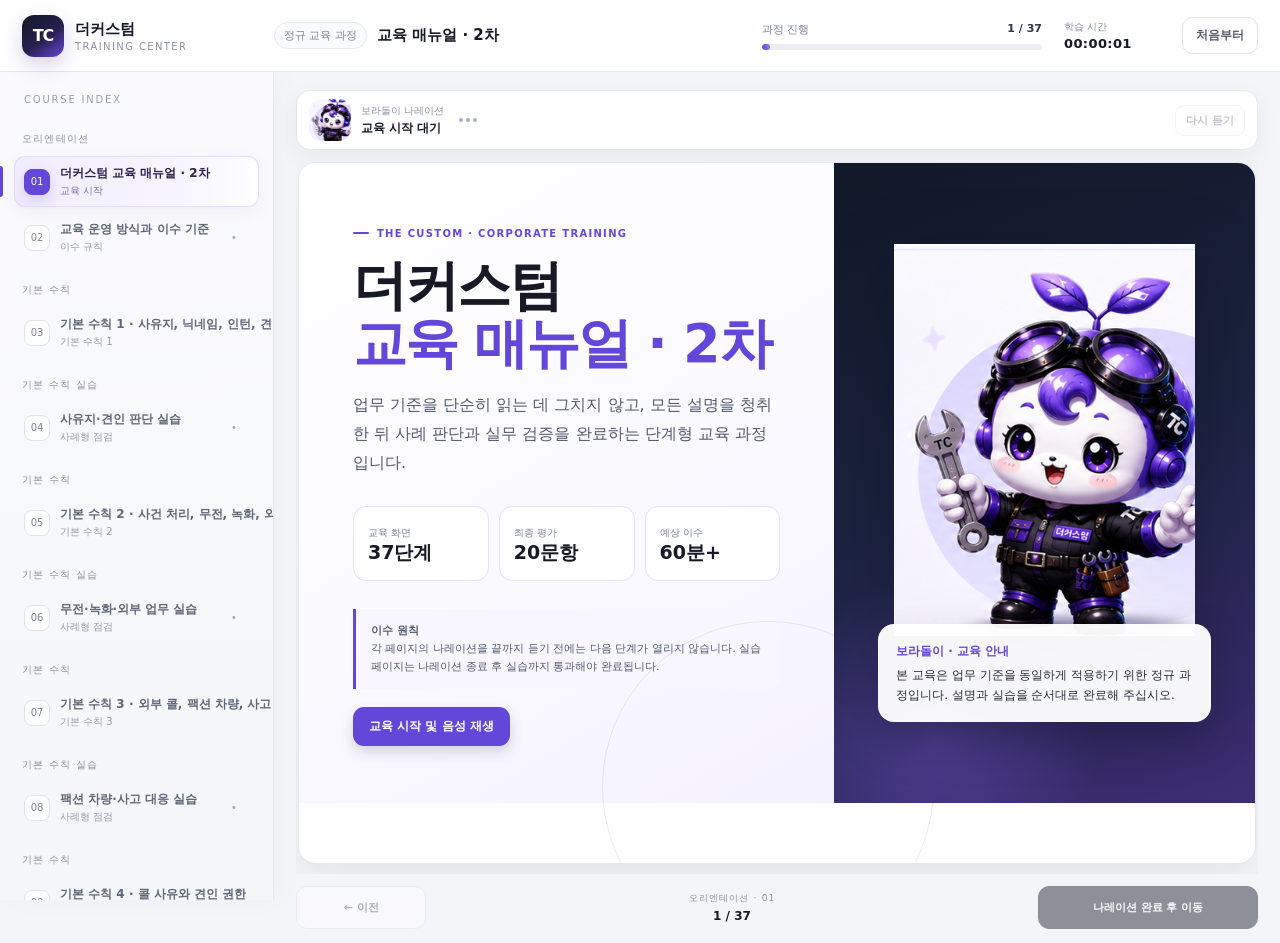
<file: index.html>
<!doctype html>
<html lang="ko">
<head>
<meta charset="utf-8">
<meta name="viewport" content="width=device-width,initial-scale=1">
<meta name="color-scheme" content="light">
<title>더커스텀 교육 매뉴얼 2차</title>
<link rel="stylesheet" href="styles.css">
</head>
<body>
<div id="bootScreen" class="boot"><div class="boot-mark">TC</div><strong>더커스텀 교육 시스템</strong><span>교육 데이터를 안전하게 불러오는 중입니다.</span></div>
<div class="app" id="app" hidden>
<header class="topbar">
  <div class="brand"><div class="brand-logo">TC</div><div><b>더커스텀</b><span>TRAINING CENTER</span></div></div>
  <div class="course-head"><span>정규 교육 과정</span><b>교육 매뉴얼 · 2차</b></div>
  <div class="course-status"><div><span>과정 진행</span><b id="progressLabel">1 / 37</b></div><div class="progress-line"><i id="progressFill"></i></div></div>
  <div class="elapsed"><span>학습 시간</span><b id="elapsedTime">00:00:00</b></div>
  <button id="resetBtn" class="quiet-btn">처음부터</button>
</header>
<aside class="sidebar">
  <div class="sidebar-caption">COURSE INDEX</div>
  <nav id="nav"></nav>
  <div class="mentor"><img src="assets/boradori-generated.png" alt="보라돌이"><div><b>보라돌이</b><span>교육 안내 담당</span></div><p>설명 청취와 실습을 모두 완료해야 다음 단계가 열립니다.</p></div>
  <button id="devTrigger" class="copyright" aria-label="copyright">© THE CUSTOM · EDU V2</button>
</aside>
<main class="stage">
  <div class="voice-strip" id="voiceStrip">
    <div class="voice-avatar"><img src="assets/boradori-generated.png" alt=""></div>
    <div class="voice-copy"><span>보라돌이 나레이션</span><b id="voiceState">교육 시작 대기</b></div>
    <div class="voice-dots"><i></i><i></i><i></i></div>
    <button id="replayBtn" class="replay" disabled>다시 듣기</button>
  </div>
  <section id="viewport" class="viewport"></section>
  <footer class="pager"><button id="prevBtn" class="page-btn secondary">← 이전</button><div class="pager-center"><span id="pageKicker">MODULE 01</span><b id="pageCounter">1 / 37</b></div><button id="nextBtn" class="page-btn primary" disabled>나레이션 완료 후 이동</button></footer>
</main>
<div id="toast" class="toast"></div>
<div id="zoom" class="zoom"><button>×</button><img alt=""></div>
</div>
<script src="course-data.js"></script>
<script src="app.js"></script>
</body></html>
</file>
<file: styles.css>
:root{
  --canvas:#f4f5f8;--paper:#fff;--paper2:#fafafa;--ink:#171a24;--muted:#687083;--line:#e5e7ee;
  --navy:#101827;--navy2:#182235;--violet:#6347d9;--violet2:#8066ed;--lav:#f1edff;--gold:#aa7a31;
  --green:#1c7d5e;--green-bg:#edf8f3;--red:#b64a58;--red-bg:#fff1f3;--amber:#98670d;--amber-bg:#fff8e8;
  --shadow:0 18px 48px rgba(24,32,52,.08);--shadow-sm:0 8px 22px rgba(24,32,52,.06);
  --r:18px;--r2:13px;
}
*{box-sizing:border-box}html,body{margin:0;height:100%;font-family:"Pretendard Variable","Pretendard","Noto Sans KR",Inter,system-ui,-apple-system,"Segoe UI",sans-serif;color:var(--ink);background:var(--canvas)}button,input,select,textarea{font:inherit}button{cursor:pointer}.app{min-height:100vh;display:grid;grid-template-columns:274px minmax(0,1fr);grid-template-rows:72px minmax(0,1fr);grid-template-areas:"top top" "side stage"}.topbar{grid-area:top;background:rgba(255,255,255,.96);backdrop-filter:blur(18px);border-bottom:1px solid var(--line);display:flex;align-items:center;padding:0 22px;gap:22px;position:sticky;top:0;z-index:20}.brand{display:flex;align-items:center;gap:11px;min-width:230px}.brand-logo{width:42px;height:42px;border-radius:12px;background:linear-gradient(145deg,var(--navy),#28204f 55%,var(--violet));color:white;display:grid;place-items:center;font-weight:900;letter-spacing:-1px;box-shadow:0 8px 20px rgba(72,52,147,.22)}.brand b{display:block;font-size:15px}.brand span{display:block;font-size:10px;letter-spacing:.14em;color:#8c92a0;margin-top:2px}.course-head{display:flex;align-items:center;gap:10px;min-width:220px}.course-head span{font-size:11px;color:#7c8392;border:1px solid var(--line);border-radius:999px;padding:5px 9px;background:#fafbfc}.course-head b{font-size:15px}.course-status{margin-left:auto;width:min(280px,22vw)}.course-status>div:first-child{display:flex;justify-content:space-between;font-size:11px;color:#7d8492;margin-bottom:7px}.course-status b{color:#303647}.progress-line{height:6px;background:#eceef3;border-radius:999px;overflow:hidden}.progress-line i{display:block;height:100%;width:0;background:linear-gradient(90deg,var(--violet),#8c76ef);border-radius:inherit;transition:.3s}.elapsed{min-width:96px}.elapsed span{display:block;font-size:10px;color:#8b91a0}.elapsed b{display:block;font-size:13px;margin-top:2px;letter-spacing:.03em}.quiet-btn{border:1px solid #dfe2ea;background:#fff;color:#555d6f;padding:9px 13px;border-radius:10px;font-size:12px;font-weight:700}.quiet-btn:hover{border-color:#c9ced9;background:#f8f9fb}.sidebar{grid-area:side;background:var(--navy);color:#d9deea;display:flex;flex-direction:column;padding:22px 14px 14px;min-height:calc(100vh - 72px);position:sticky;top:72px;height:calc(100vh - 72px);overflow:auto}.sidebar-caption{font-size:10px;letter-spacing:.18em;color:#707c93;margin:0 10px 12px}.sidebar nav{display:flex;flex-direction:column;gap:5px}.nav-group{margin:15px 8px 5px;font-size:10px;text-transform:uppercase;letter-spacing:.12em;color:#68758d}.nav-item{border:0;background:transparent;color:#aeb8c9;text-align:left;border-radius:11px;padding:9px 10px;display:grid;grid-template-columns:28px 1fr 18px;align-items:center;gap:8px;transition:.16s;position:relative}.nav-item:hover{background:rgba(255,255,255,.055);color:#fff}.nav-item.active{background:linear-gradient(90deg,rgba(99,71,217,.28),rgba(99,71,217,.08));color:#fff}.nav-item.active:before{content:"";position:absolute;left:-14px;top:10px;bottom:10px;width:3px;background:#9d8cf2;border-radius:0 4px 4px 0}.nav-num{font-size:10px;color:#748099;border:1px solid #344159;width:26px;height:26px;border-radius:8px;display:grid;place-items:center}.nav-item.active .nav-num{background:#735be1;border-color:#735be1;color:white}.nav-label b{display:block;font-size:12px;white-space:nowrap;overflow:hidden;text-overflow:ellipsis}.nav-label small{display:block;font-size:10px;color:#6f7c93;margin-top:2px;white-space:nowrap;overflow:hidden;text-overflow:ellipsis}.nav-item.active .nav-label small{color:#aaa3d4}.nav-lock{font-size:10px;color:#56637b}.nav-done{color:#6fd4ad;font-weight:900}.mentor{margin-top:auto;border:1px solid #28364d;background:#151f30;border-radius:15px;padding:12px}.mentor img{width:42px;height:42px;border-radius:12px;object-fit:cover;float:left;margin-right:10px;background:#e9e4ff}.mentor b{display:block;color:white;font-size:12px;margin-top:3px}.mentor span{font-size:10px;color:#7d8aa2}.mentor p{clear:both;font-size:10px;line-height:1.55;color:#8d99ad;margin:12px 0 0}.copyright{border:0;background:transparent;color:#536078;font-size:9px;letter-spacing:.08em;text-align:center;padding:13px 6px 3px;cursor:default;user-select:none}.stage{grid-area:stage;padding:18px 22px 14px;min-width:0;display:grid;grid-template-rows:auto minmax(0,1fr) auto;gap:12px}.voice-strip{min-height:60px;background:#fff;border:1px solid var(--line);border-radius:14px;box-shadow:var(--shadow-sm);display:flex;align-items:center;padding:8px 12px;gap:10px}.voice-avatar{width:42px;height:42px;border-radius:12px;background:linear-gradient(145deg,#f2efff,#ece8fb);overflow:hidden;flex:0 0 auto}.voice-avatar img{width:100%;height:100%;object-fit:cover}.voice-copy span{display:block;font-size:10px;color:#8b91a0}.voice-copy b{display:block;font-size:12px;margin-top:2px}.voice-dots{display:flex;gap:3px;margin-left:5px}.voice-dots i{width:4px;height:4px;border-radius:50%;background:#a8adba}.voice-strip.playing .voice-dots i{animation:pulse 1s infinite}.voice-strip.playing .voice-dots i:nth-child(2){animation-delay:.15s}.voice-strip.playing .voice-dots i:nth-child(3){animation-delay:.3s}@keyframes pulse{0%,100%{opacity:.25;transform:translateY(0)}50%{opacity:1;transform:translateY(-3px)}}.voice-strip.done{border-color:#d8eee5;background:#fbfffd}.voice-strip.done .voice-copy b{color:var(--green)}.replay{margin-left:auto;border:1px solid #dfe2ea;background:#fff;color:#62697a;border-radius:9px;padding:7px 10px;font-size:11px;font-weight:700}.replay:disabled{opacity:.38;cursor:not-allowed}.viewport{min-height:0;overflow:auto;padding:0 2px 10px}.page{max-width:1280px;margin:0 auto;background:var(--paper);border:1px solid var(--line);border-radius:var(--r);box-shadow:var(--shadow);padding:30px;min-height:calc(100vh - 198px)}.page-head{display:grid;grid-template-columns:minmax(0,1fr) auto;gap:24px;align-items:start;border-bottom:1px solid #edf0f4;padding-bottom:22px;margin-bottom:24px}.eyebrow{display:inline-flex;align-items:center;gap:8px;font-size:10px;letter-spacing:.13em;color:var(--violet);font-weight:800;text-transform:uppercase}.eyebrow:before{content:"";width:16px;height:2px;background:var(--violet);border-radius:999px}.page h1,.page h2,.page h3{margin:0;letter-spacing:-.035em}.page h1{font-size:36px;line-height:1.2;margin-top:10px}.page h2{font-size:27px;line-height:1.25}.page h3{font-size:16px}.subtitle{font-size:14px;color:var(--muted);line-height:1.7;margin:10px 0 0;max-width:780px}.mentor-note{display:grid;grid-template-columns:48px minmax(0,220px);gap:10px;align-items:center;border:1px solid #e7e2f8;background:#faf8ff;border-radius:14px;padding:10px 12px}.mentor-note img{width:48px;height:48px;object-fit:cover;border-radius:13px}.mentor-note span{font-size:10px;color:#877f9d}.mentor-note p{margin:3px 0 0;font-size:11px;line-height:1.45;color:#53586a}.hero{padding:0;overflow:hidden;min-height:calc(100vh - 198px)}.hero-inner{display:grid;grid-template-columns:1.12fr .88fr;min-height:640px}.hero-copy{padding:56px 54px;background:linear-gradient(150deg,#fff 0,#faf9ff 62%,#f4f1ff 100%);position:relative}.hero-copy:after{content:"";position:absolute;right:-100px;bottom:-150px;width:330px;height:330px;border:1px solid rgba(99,71,217,.12);border-radius:50%}.hero-copy h1{font-size:54px;max-width:640px;margin:18px 0 18px;line-height:1.08}.hero-copy h1 span{display:block;color:var(--violet)}.hero-copy .lead{font-size:16px;color:#51596c;line-height:1.8;max-width:650px}.hero-metrics{display:grid;grid-template-columns:repeat(3,1fr);gap:10px;margin:28px 0}.hero-metric{border:1px solid #e5e1f7;background:rgba(255,255,255,.82);border-radius:13px;padding:14px}.hero-metric b{display:block;font-size:19px}.hero-metric span{font-size:10px;color:#7f8491}.hero-side{background:linear-gradient(160deg,#111827 0,#1b2340 48%,#3d2d74 100%);color:white;display:flex;flex-direction:column;align-items:center;justify-content:center;padding:35px;position:relative;overflow:hidden}.hero-side:before{content:"";position:absolute;inset:auto auto -120px -80px;width:360px;height:360px;border-radius:50%;background:radial-gradient(circle,rgba(125,95,224,.35),transparent 65%)}.hero-side img{width:min(430px,86%);max-height:430px;object-fit:contain;filter:drop-shadow(0 24px 36px rgba(0,0,0,.25));position:relative}.speech-card{position:relative;margin-top:-12px;width:min(430px,95%);background:rgba(255,255,255,.96);color:#262b38;border-radius:16px;padding:16px 18px;box-shadow:0 20px 45px rgba(0,0,0,.22)}.speech-card b{font-size:12px;color:var(--violet)}.speech-card p{margin:6px 0 0;font-size:12px;line-height:1.65}.button-row{display:flex;gap:9px;flex-wrap:wrap}.cta{border:0;border-radius:11px;padding:11px 16px;background:var(--navy);color:white;font-size:12px;font-weight:800;box-shadow:0 6px 14px rgba(17,24,39,.16)}.cta:hover{transform:translateY(-1px)}.cta.violet{background:var(--violet)}.cta.secondary{background:#fff;color:#3c4353;border:1px solid #dfe2e9;box-shadow:none}.cta:disabled{opacity:.4;cursor:not-allowed;transform:none}.overview-grid,.card-grid{display:grid;grid-template-columns:repeat(2,minmax(0,1fr));gap:12px}.overview-card,.rule-card,.panel{border:1px solid var(--line);border-radius:var(--r2);background:#fff;box-shadow:0 3px 12px rgba(20,27,45,.035)}.overview-card{padding:18px}.overview-card .num{font-size:10px;color:var(--violet);font-weight:900}.overview-card h3{margin:7px 0;font-size:16px}.overview-card p,.rule-card p,.panel p{font-size:12px;color:#61697b;line-height:1.72;margin:0}.rule-card{padding:18px;position:relative}.rule-card .rule-num{width:32px;height:32px;border:1px solid #ddd7f7;background:#f6f3ff;color:var(--violet);border-radius:9px;display:grid;place-items:center;font-weight:900;font-size:11px;margin-bottom:12px}.rule-card h3{margin-bottom:7px}.rule-card b,.rule-card strong{color:#252a37}.visual-layout{display:grid;grid-template-columns:minmax(0,1.18fr) minmax(320px,.82fr);gap:16px}.edu-shot{margin:0;border:1px solid var(--line);border-radius:15px;overflow:hidden;background:#f8f9fb}.edu-shot-frame{position:relative;background:#e9ebf0;min-height:220px;display:grid;place-items:center;overflow:hidden}.edu-shot img{display:block;max-width:100%;width:100%;height:auto;object-fit:contain}.edu-shot figcaption{display:flex;align-items:center;justify-content:space-between;gap:10px;padding:11px 13px;font-size:10px;color:#686f7d;background:white;border-top:1px solid var(--line)}.zoom-btn{border:0;background:#f3f1fb;color:#5b44c4;font-size:10px;font-weight:800;border-radius:8px;padding:6px 8px}.focus{position:absolute;border:2px solid #7d63eb;border-radius:8px;box-shadow:0 0 0 3px rgba(255,255,255,.75),0 0 0 5px rgba(125,99,235,.15)}.focus em{position:absolute;left:0;top:-24px;background:#5e46c7;color:#fff;font-style:normal;font-size:9px;padding:4px 7px;border-radius:6px}.panel{padding:18px}.panel h3{margin-bottom:11px}.callout{border-left:3px solid var(--violet);background:#f8f6ff;border-radius:0 11px 11px 0;padding:13px 15px;font-size:11px;line-height:1.65;color:#545b6c}.callout.warn{border-color:#d69a24;background:var(--amber-bg)}.callout.danger{border-color:#c75a68;background:var(--red-bg)}.callout.good{border-color:#278d6c;background:var(--green-bg)}.process{display:flex;align-items:stretch;gap:8px;overflow:auto;padding-bottom:4px}.process .step{flex:1;min-width:130px;border:1px solid var(--line);border-radius:12px;padding:13px;background:#fff}.process .step b{display:block;font-size:10px;color:var(--violet);margin-bottom:5px}.process .step span{font-size:11px;color:#51596a;line-height:1.5}.process .arrow{display:grid;place-items:center;color:#b0b5c0}.table{border:1px solid var(--line);border-radius:13px;overflow:hidden}.tr{display:grid;grid-template-columns:70px 1.6fr 1fr;border-top:1px solid var(--line);min-height:48px;align-items:center}.tr:first-child{border-top:0}.tr>span,.tr>b,.tr>strong{padding:11px 13px;font-size:11px}.tr.head{background:#f6f7fa;color:#7b8290;font-weight:800}.tr strong{color:#8b5a10}.metrics{display:grid;grid-template-columns:repeat(4,1fr);gap:12px;margin-bottom:14px}.metric{border:1px solid var(--line);border-radius:14px;padding:17px;background:linear-gradient(180deg,#fff,#fbfbfd)}.metric span{display:block;font-size:10px;color:#858b98}.metric b{display:block;font-size:18px;margin:8px 0 2px}.metric small{font-size:10px;color:#7b8291}.interaction-wrap{position:relative}.interaction-lock{position:absolute;inset:0;background:rgba(250,250,252,.82);backdrop-filter:blur(4px);z-index:5;border:1px solid #e9eaf0;border-radius:14px;display:flex;align-items:center;justify-content:center;text-align:center;padding:30px}.interaction-lock.hidden{display:none}.lock-card{max-width:430px;background:#fff;border:1px solid var(--line);border-radius:14px;padding:20px;box-shadow:var(--shadow-sm)}.lock-icon{width:42px;height:42px;margin:0 auto 10px;border-radius:11px;background:#f1edff;color:var(--violet);display:grid;place-items:center;font-weight:900}.lock-card b{display:block;font-size:14px}.lock-card p{font-size:11px;color:#747b89;line-height:1.55}.scenario-list{display:flex;flex-direction:column;gap:10px}.scenario-card{border:1px solid var(--line);border-radius:13px;background:#fff;padding:15px}.scenario-card.correct{border-color:#bddfce;background:#fbfffd}.scenario-card.wrong{border-color:#f0c5cb;background:#fffafb}.scenario-title{display:flex;gap:10px;align-items:flex-start;margin-bottom:11px}.scenario-title b:first-child{width:28px;height:28px;border-radius:8px;background:#f1edff;color:var(--violet);display:grid;place-items:center;font-size:10px;flex:0 0 auto}.scenario-title span{font-size:12px;line-height:1.55;font-weight:700}.choice-grid{display:grid;grid-template-columns:repeat(2,minmax(0,1fr));gap:7px}.choice{border:1px solid #e2e5eb;background:#fafbfc;border-radius:9px;padding:9px 10px;text-align:left;font-size:10.5px;color:#555d6d}.choice:hover{border-color:#cfc7ef;background:#f8f6ff}.choice.selected{border-color:#7a62de;background:#f3f0ff;color:#382b7b}.choice.correct{border-color:#4b9e80;background:#eff9f5;color:#246b55}.choice.wrong{border-color:#d57784;background:#fff0f2;color:#8a3441}.feedback{display:none;margin-top:12px;padding:11px 13px;border-radius:10px;font-size:11px;line-height:1.55}.feedback.show{display:block}.feedback.good{background:var(--green-bg);color:#246b55;border:1px solid #cfe8dd}.feedback.bad{background:var(--red-bg);color:#8a3844;border:1px solid #f1ccd2}.scenario-actions{display:flex;justify-content:flex-end;margin-top:14px}.tabs{display:flex;flex-wrap:wrap;gap:7px;margin-bottom:13px}.tab{border:1px solid var(--line);background:#fff;border-radius:9px;padding:8px 10px;font-size:10px;font-weight:700;color:#656d7d}.tab.active{border-color:#7258d6;background:#f2efff;color:#4c36b4}.phrase-box{background:#121827;color:#e9edf6;border-radius:13px;padding:20px;font-family:ui-monospace,SFMono-Regular,Consolas,monospace;font-size:12px;line-height:1.7;min-height:130px;display:flex;align-items:center}.info-table{display:grid;grid-template-columns:120px 1fr;border:1px solid var(--line);border-radius:12px;overflow:hidden}.info-table>*{padding:10px 12px;border-top:1px solid var(--line);font-size:11px}.info-table>*:nth-child(-n+2){border-top:0}.info-key{background:#f7f8fa;color:#747b89;font-weight:700}.info-value{background:#fff;font-weight:700}.form-shell{background:#101722;border:1px solid #2b3546;border-radius:16px;color:#e9edf3;padding:18px}.form-title{display:flex;align-items:center;justify-content:space-between;margin-bottom:15px}.form-title small{display:block;color:#b69050;font-size:9px;letter-spacing:.12em}.form-title b{display:block;font-size:18px;margin-top:3px}.form-grid{display:grid;grid-template-columns:1fr 1fr;gap:10px}.field{display:flex;flex-direction:column;gap:6px}.field.full{grid-column:1/-1}.field label{font-size:10px;color:#aab3c3}.field input,.field select{width:100%;border:1px solid #3a4659;background:#0d1420;color:white;border-radius:9px;padding:10px 11px;outline:none}.field input:focus,.field select:focus{border-color:#8169e0;box-shadow:0 0 0 3px rgba(129,105,224,.13)}.field select option{background:#111927}.practice-split{display:grid;grid-template-columns:1.08fr .92fr;gap:15px}.recipe-grid{display:grid;grid-template-columns:repeat(2,1fr);gap:10px}.recipe{border:1px solid var(--line);border-radius:13px;padding:15px}.recipe b{font-size:13px}.recipe p{margin:8px 0;font-size:11px;color:#606879}.pill{display:inline-flex;border-radius:999px;padding:5px 8px;font-size:9px;font-weight:800;background:#f2f3f6;color:#626a78}.pill.red{background:var(--red-bg);color:var(--red)}.pill.green{background:var(--green-bg);color:var(--green)}.image-grid{display:grid;grid-template-columns:repeat(2,1fr);gap:12px}.ptt-panel{display:grid;grid-template-columns:1fr 1fr;gap:12px}.key-field{border:1px solid var(--line);border-radius:12px;padding:13px;background:#fafbfc}.key-field label{display:block;font-size:10px;color:#737a88;margin-bottom:7px}.key-field input{width:100%;border:1px solid #dfe2e9;border-radius:9px;background:#fff;padding:10px;color:#2d3340}.check-row{display:flex;align-items:center;gap:8px;font-size:11px;padding:10px 0}.quiz-grid{display:grid;grid-template-columns:1fr;gap:12px}.quiz-q{border:1px solid var(--line);border-radius:14px;padding:17px;background:#fff}.quiz-q.correct{border-color:#b9dfcf;background:#fbfffd}.quiz-q.wrong{border-color:#edc2c8;background:#fffafb}.quiz-q-head{display:flex;gap:11px;align-items:flex-start;margin-bottom:12px}.quiz-q-head b{color:var(--violet);font-size:12px}.quiz-q-head span{font-size:12.5px;font-weight:750;line-height:1.58}.quiz-opt{display:block;border:1px solid #e4e6ec;border-radius:9px;padding:10px 11px;margin-top:7px;font-size:11px;color:#586071;cursor:pointer}.quiz-opt:hover{background:#faf9ff;border-color:#d5cff0}.quiz-opt input{margin-right:7px}.quiz-summary{position:sticky;bottom:0;margin-top:16px;background:rgba(255,255,255,.94);backdrop-filter:blur(12px);border:1px solid var(--line);border-radius:14px;padding:12px;display:flex;align-items:center;justify-content:space-between;gap:12px;box-shadow:0 -8px 22px rgba(24,32,52,.06)}.completion{min-height:590px;display:grid;place-items:center;text-align:center}.complete-mark{width:74px;height:74px;border-radius:22px;background:linear-gradient(145deg,#1d765d,#3da783);color:white;display:grid;place-items:center;font-size:34px;margin:0 auto 18px;box-shadow:0 14px 28px rgba(35,130,99,.22)}.completion h1{font-size:40px}.completion p{max-width:650px;color:#646c7b;line-height:1.75;font-size:13px;margin:12px auto}.pager{display:grid;grid-template-columns:130px 1fr 220px;align-items:center;gap:10px;max-width:1280px;width:100%;margin:0 auto}.page-btn{height:43px;border-radius:11px;border:1px solid #dfe2e9;background:#fff;color:#555d6d;font-size:11px;font-weight:800}.page-btn.primary{background:var(--navy);color:white;border-color:var(--navy)}.page-btn.primary.ready{background:var(--violet);border-color:var(--violet)}.page-btn:disabled{opacity:.45;cursor:not-allowed}.pager-center{text-align:center}.pager-center span{display:block;font-size:9px;color:#8b92a0;letter-spacing:.13em}.pager-center b{font-size:12px}.toast{position:fixed;right:24px;bottom:24px;background:#171e2b;color:white;padding:12px 15px;border-radius:11px;font-size:11px;box-shadow:0 16px 38px rgba(0,0,0,.22);transform:translateY(20px);opacity:0;pointer-events:none;transition:.2s;z-index:80}.toast.show{opacity:1;transform:translateY(0)}.zoom{position:fixed;inset:0;background:rgba(10,15,24,.86);display:none;place-items:center;z-index:90;padding:34px}.zoom.show{display:grid}.zoom img{max-width:min(1500px,95vw);max-height:90vh;object-fit:contain;border-radius:14px;box-shadow:0 30px 70px rgba(0,0,0,.4)}.zoom button{position:absolute;right:24px;top:20px;width:42px;height:42px;border-radius:50%;border:1px solid rgba(255,255,255,.25);background:rgba(255,255,255,.1);color:white;font-size:24px}.boot{position:fixed;inset:0;background:#f5f6f9;display:grid;place-items:center;align-content:center;gap:9px;color:#1f2532;z-index:100}.boot-mark{width:58px;height:58px;border-radius:17px;background:linear-gradient(145deg,#111827,#6047cf);display:grid;place-items:center;color:white;font-weight:900;font-size:22px;box-shadow:0 14px 30px #4834a528}.boot strong{font-size:14px}.boot span{font-size:11px;color:#7b8290}.qa-badge{position:fixed;left:290px;bottom:18px;background:#181f2d;color:#d7cfff;border:1px solid #403665;padding:7px 10px;border-radius:8px;font-size:9px;z-index:70}.subgrid{display:grid;grid-template-columns:1fr 1fr;gap:12px}.dense-note{font-size:11px;color:#626a79;line-height:1.72}.divider{height:1px;background:var(--line);margin:18px 0}.counter-badge{display:inline-flex;align-items:center;gap:6px;background:#f1edff;color:#5a42c0;border-radius:999px;padding:6px 9px;font-size:10px;font-weight:800}.state-chip{margin-left:auto;font-size:10px;font-weight:800;border:1px solid #e3e5eb;border-radius:999px;padding:6px 9px;background:#fff;color:#717887}.state-chip.done{background:var(--green-bg);border-color:#cde5da;color:var(--green)}
@media(max-width:1080px){.app{grid-template-columns:220px minmax(0,1fr)}.brand{min-width:185px}.course-head{display:none}.metrics{grid-template-columns:repeat(2,1fr)}.hero-inner{grid-template-columns:1fr}.hero-side{min-height:450px}.visual-layout,.practice-split{grid-template-columns:1fr}.page{padding:22px}.page-head{grid-template-columns:1fr}.mentor-note{display:none}.choice-grid{grid-template-columns:1fr}}
@media(max-width:760px){.app{display:block}.topbar{height:64px;padding:0 12px}.brand{min-width:auto}.brand span,.course-status,.elapsed{display:none}.sidebar{display:none}.stage{padding:10px}.page{min-height:auto;border-radius:14px;padding:16px}.page h1{font-size:28px}.hero-copy{padding:32px 24px}.hero-copy h1{font-size:38px}.hero-metrics{grid-template-columns:1fr}.card-grid,.overview-grid,.subgrid,.image-grid,.recipe-grid,.ptt-panel{grid-template-columns:1fr}.metrics{grid-template-columns:1fr}.pager{grid-template-columns:90px 1fr 150px}.tr{grid-template-columns:52px 1.4fr 1fr}.voice-strip{position:sticky;top:74px;z-index:12}.qa-badge{left:12px}}

/* === V2.1 Sidebar tone refinement: align navigation with the light LMS canvas === */
.sidebar{
  background:linear-gradient(180deg,#fbfbfd 0%,#f5f6f9 100%);
  color:var(--ink);
  border-right:1px solid var(--line);
  box-shadow:8px 0 28px rgba(24,32,52,.025);
}
.sidebar-caption{color:#9a9fad}
.nav-group{color:#8a90a0}
.nav-item{color:#5f6675}
.nav-item:hover{
  background:rgba(255,255,255,.9);
  color:#252a36;
  box-shadow:0 3px 12px rgba(24,32,52,.045);
}
.nav-item.active{
  background:linear-gradient(90deg,#f0ecff 0%,#f8f6ff 72%,rgba(255,255,255,.86) 100%);
  color:#2b2348;
  box-shadow:inset 0 0 0 1px #e3dcff,0 5px 16px rgba(70,51,151,.06);
}
.nav-item.active:before{background:var(--violet)}
.nav-num{
  color:#7c8392;
  border-color:#dfe2e9;
  background:rgba(255,255,255,.72);
}
.nav-item.active .nav-num{
  background:var(--violet);
  border-color:var(--violet);
  color:#fff;
  box-shadow:0 5px 12px rgba(99,71,217,.18);
}
.nav-label b{color:inherit}
.nav-label small{color:#969cab}
.nav-item.active .nav-label small{color:#7d70aa}
.nav-lock{color:#a4a9b4}
.nav-done{color:var(--green)}
.mentor{
  border-color:#e3e5ec;
  background:rgba(255,255,255,.82);
  box-shadow:0 7px 22px rgba(24,32,52,.045);
}
.mentor b{color:#303542}
.mentor span{color:#8c92a0}
.mentor p{color:#737a89}
.copyright{color:#a0a5b0}
</file>
